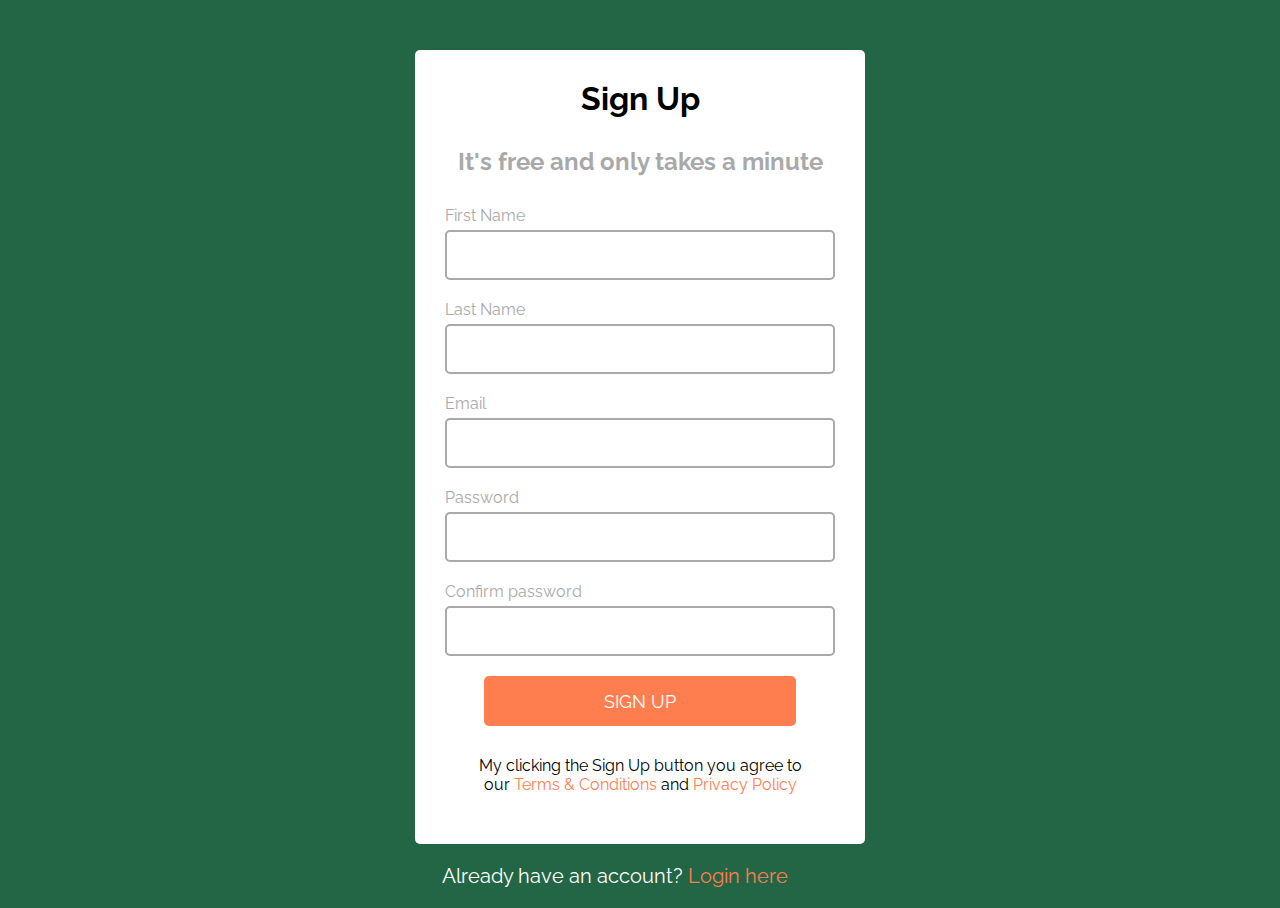
<file: newsletter/index.html>
<!DOCTYPE html>
<html lang="en">
  <head>
    <title>Document</title>
    <link rel="preconnect" href="https://fonts.googleapis.com" />
    <link rel="preconnect" href="https://fonts.gstatic.com" crossorigin />
    <link
      href="https://fonts.googleapis.com/css2?family=Raleway&display=swap"
      rel="stylesheet"
    />
    <link rel="stylesheet" href="styles.css" />
  </head>
  <body>
    <div class="box">
      <h1>Sign Up</h1>
      <h2>It's free and only takes a minute</h2>
      <form>
        <div class="insert">
          <label for="First Name">First Name</label>
          <input type="text" id="First Name" name="choice" />
        </div>
        <div class="insert">
          <label for="Last Name">Last Name</label>
          <input type="text" id="Last Name" name="choice" />
        </div>
        <div class="insert">
          <label for="Email">Email</label>
          <input type="email" id="Email" name="choice" />
        </div>
        <div class="insert">
          <label for="Password">Password</label>
          <input type="password" id="Password" name="choice" />
        </div>
        <div class="insert">
          <label for="Confirm password">Confirm password</label>
          <input type="password" id="Confirm password" name="choice" />
        </div>
        <div class="insert">
          <button type="submit">SIGN UP</button>
        </div>
      </form>
      <p>
        My clicking the Sign Up button you agree to our
        <a href="#">Terms & Conditions</a> and <a href="#">Privacy Policy</a>
      </p>
    </div>
    <p id="bottom">Already have an account? <a href="#">Login here</a></p>
  </body>
</html>
</file>
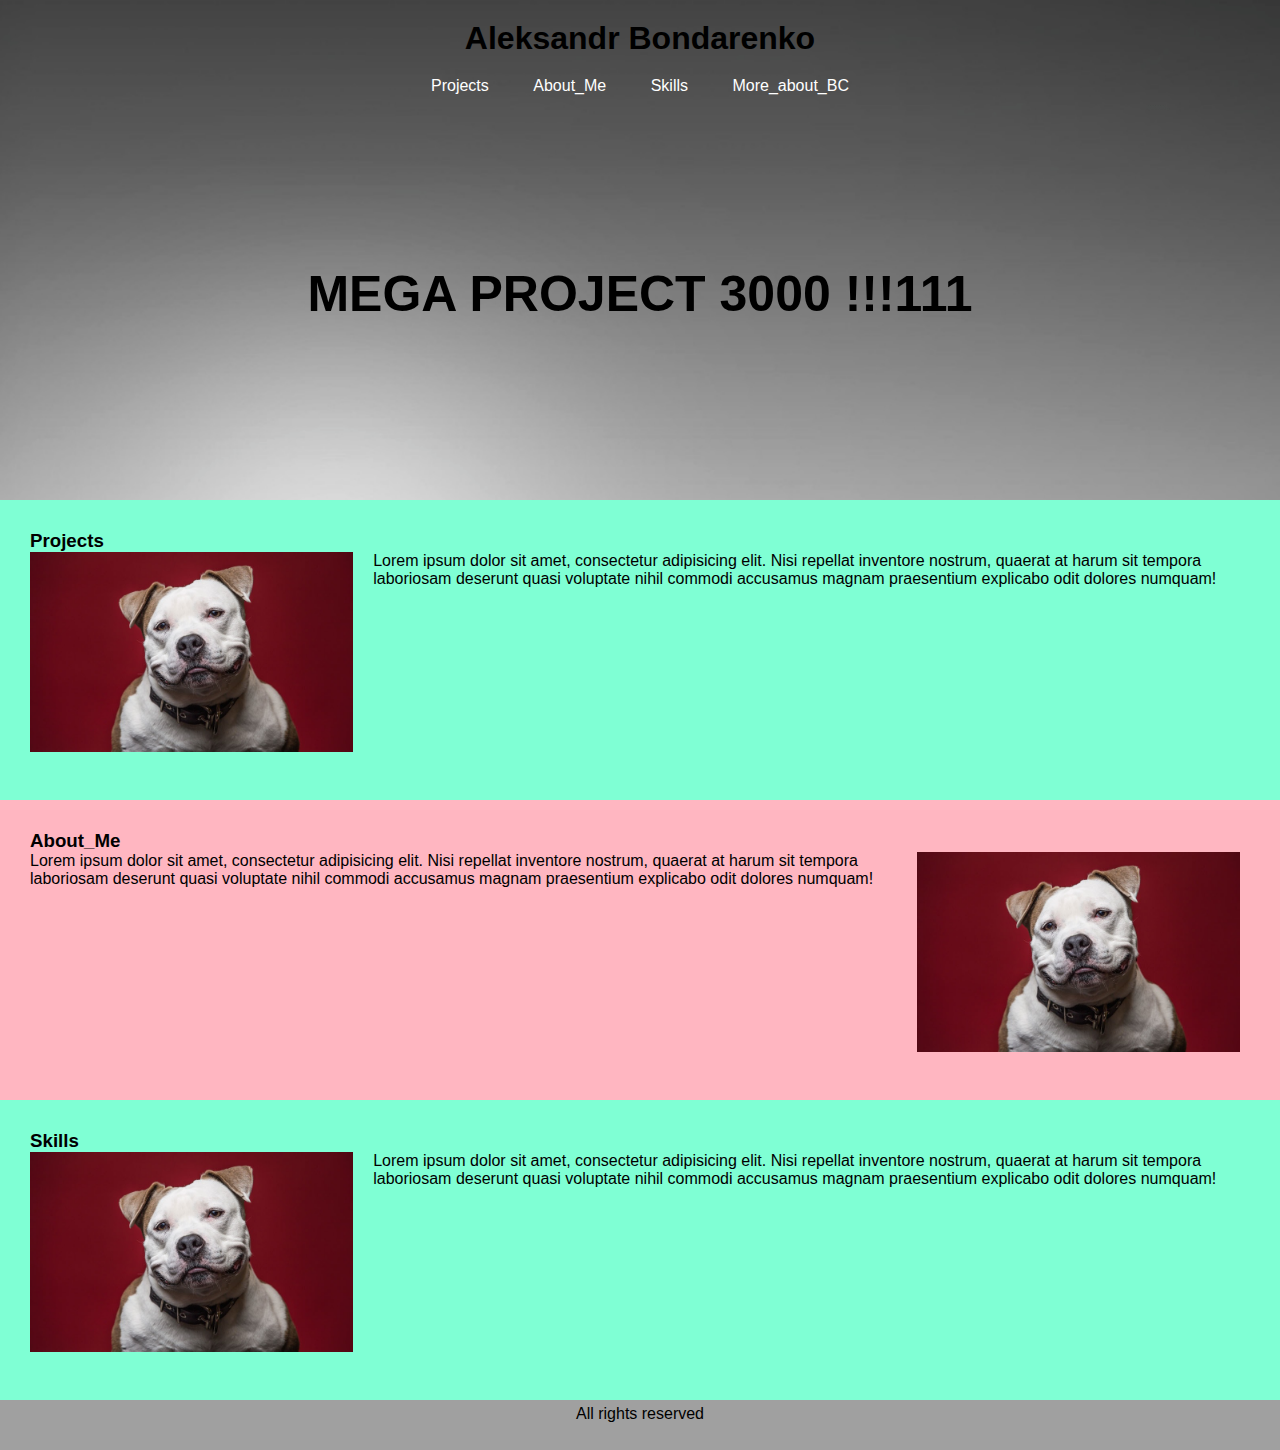
<file: port/index.html>
<!DOCTYPE html>
<html lang="en">
  <head>
    <title>Portfolio</title>
    <link rel="stylesheet" href="styles.css" />
  </head>
  <body>
    <header>
      <section>
        <div class="title">
          <h1>Aleksandr Bondarenko</h1>
        </div>
        <nav>
          <ul>
            <li><a href="#">Projects</a></li>
            <li><a href="#">About_Me</a></li>
            <li><a href="#">Skills</a></li>
            <li><a href="#">More_about_BC</a></li>
          </ul>
        </nav>
        <h2>MEGA PROJECT 3000 !!!111</h2>
      </section>
    </header>
    <main>
      <!-- <section></section> -->
      <div class="projects">
        <h3>Projects</h3>
        <div class="txt txt1">
          <div class="pic pic1">
            <img src="pic1.jpeg" alt="pic1" />
          </div>
          <p>
            Lorem ipsum dolor sit amet, consectetur adipisicing elit. Nisi
            repellat inventore nostrum, quaerat at harum sit tempora laboriosam
            deserunt quasi voluptate nihil commodi accusamus magnam praesentium
            explicabo odit dolores numquam!
          </p>
        </div>
      </div>
      <div class="about_me">
        <h3>About_Me</h3>
        <div class="txt txt2">
          <div class="pic pic2">
            <img src="pic2.jpeg" alt="pic2" />
          </div>
          <p>
            Lorem ipsum dolor sit amet, consectetur adipisicing elit. Nisi
            repellat inventore nostrum, quaerat at harum sit tempora laboriosam
            deserunt quasi voluptate nihil commodi accusamus magnam praesentium
            explicabo odit dolores numquam!
          </p>
        </div>
      </div>
      <div class="skills">
        <h3>Skills</h3>
        <div class="txt txt3">
          <div class="pic pic3">
            <img src="pic3.jpeg" alt="pic3" />
          </div>
          <p>
            Lorem ipsum dolor sit amet, consectetur adipisicing elit. Nisi
            repellat inventore nostrum, quaerat at harum sit tempora laboriosam
            deserunt quasi voluptate nihil commodi accusamus magnam praesentium
            explicabo odit dolores numquam!
          </p>
        </div>
      </div>
    </main>
    <footer>
      <p>All rights reserved</p>
    </footer>
  </body>
</html>
</file>
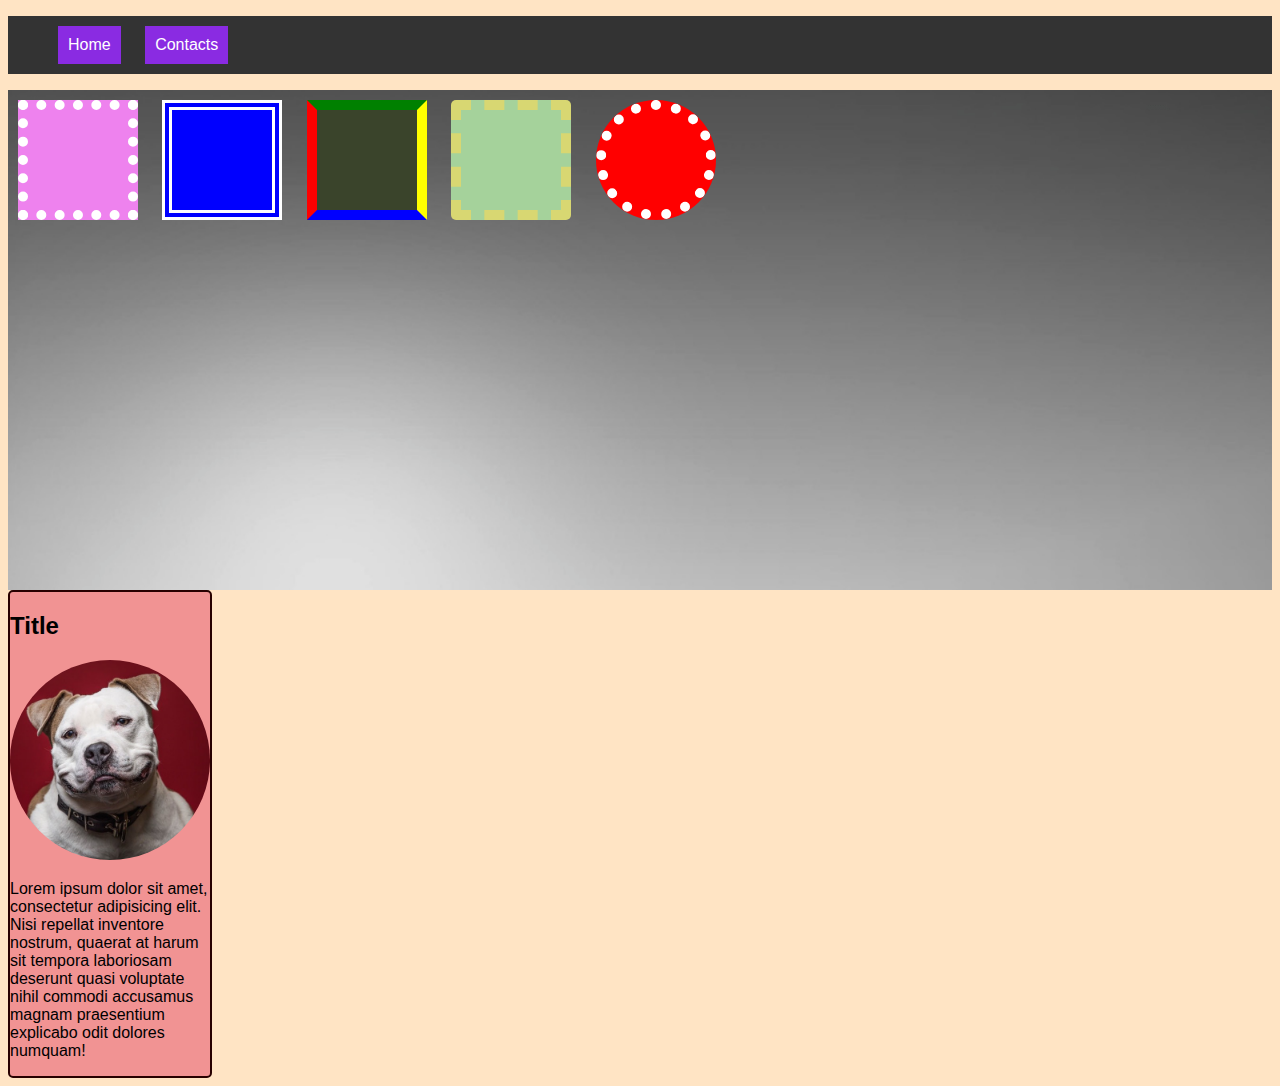
<file: task_3/index.html>
<!DOCTYPE html>
<html lang="en">
  <head>
    <title>task_3</title>
    <link rel="stylesheet" href="style.css" />
  </head>
  <body>
    <header>
      <nav>
        <ul>
          <li><a href="#">Home</a></li>
          <li><a href="#">Contacts</a></li>
        </ul>
      </nav>
    </header>
    <main>
      <section>
        <div class="box box1"></div>
        <div class="box box2"></div>
        <div class="box box3"></div>
        <div class="box box4"></div>
        <div class="box box5"></div>
      </section>
      <!-- specify different areas -->
      <div class="container">
        <h2>Title</h2>
        <img src="pitbull.jpeg" alt="dog" />
        <p>
          Lorem ipsum dolor sit amet, consectetur adipisicing elit. Nisi
          repellat inventore nostrum, quaerat at harum sit tempora laboriosam
          deserunt quasi voluptate nihil commodi accusamus magnam praesentium
          explicabo odit dolores numquam!
        </p>
      </div>
    </main>
  </body>
</html>
</file>
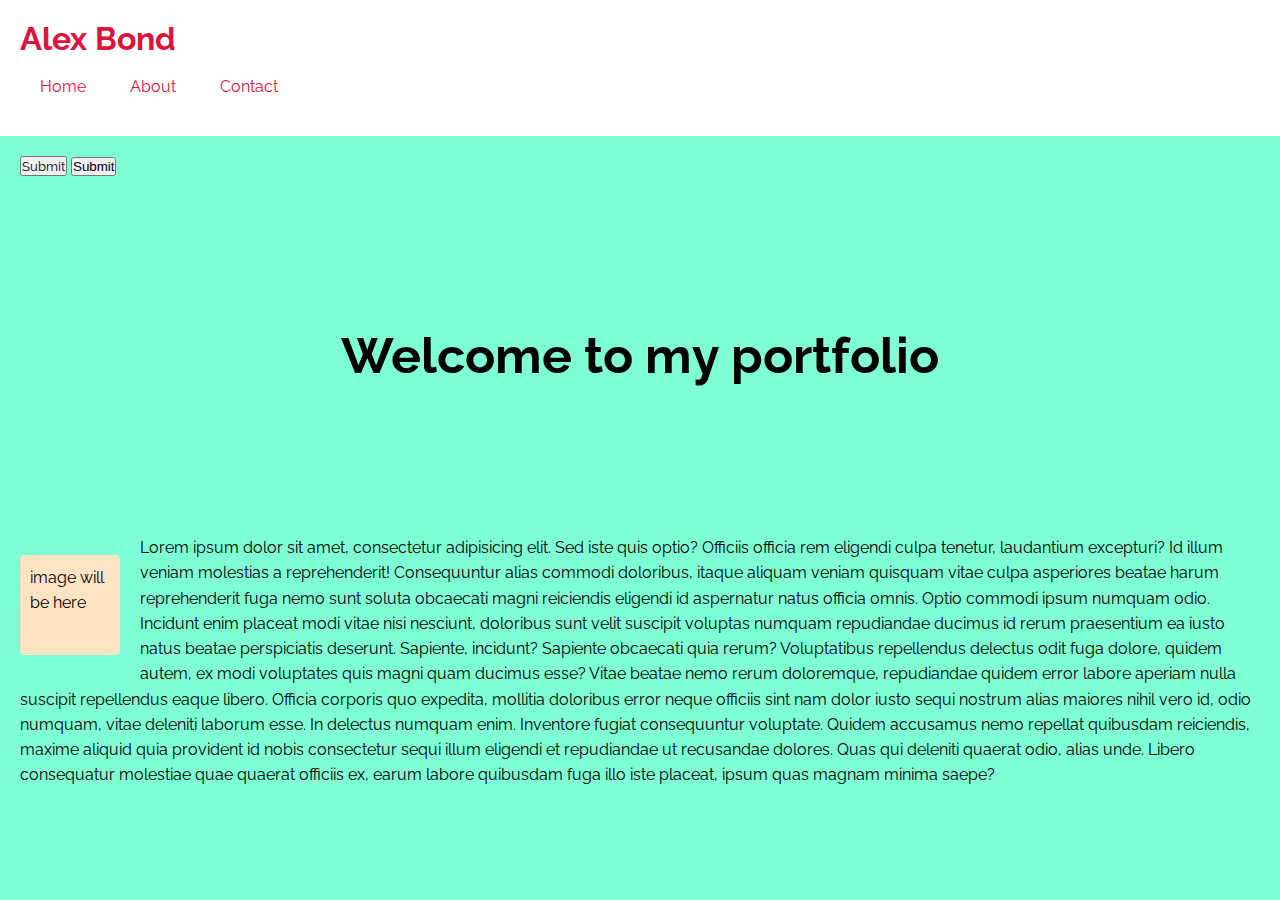
<file: task_4/index.html>
<!DOCTYPE html>
<html lang="en">
  <head>
    <title>task_4</title>
    <link rel="preconnect" href="https://fonts.googleapis.com" />
    <link rel="preconnect" href="https://fonts.gstatic.com" crossorigin />
    <link
      href="https://fonts.googleapis.com/css2?family=Open+Sans:wght@400;700&family=Raleway:wght@200&display=swap"
      rel="stylesheet"
    />
    <link rel="stylesheet" href="styles.css" />
  </head>
  <body>
    <header>
      <div id="logo">
        <h1>Alex Bond</h1>
      </div>
      <nav>
        <ul>
          <li><a href="#">Home</a></li>
          <li><a href="#">About</a></li>
          <li><a href="#">Contact</a></li>
        </ul>
      </nav>
    </header>
    <main>
      <input type="submit" />
      <button>Submit</button>

      <!-- <form>
        <label for="yes">yes</label>
        <input type="radio" id="yes" name="choice" />
        <label for="no">no</label>
        <input type="radio" id="no" name="choice" />
        <label for="maybe">maybe</label>
        <input type="radio" id="maybe" name="choice" />
      </form>
      <form>
        <label for="cheese">cheese</label>
        <input type="checkbox" id="cheese" name="choice" />
        <label for="ham">ham</label>
        <input type="checkbox" id="ham" name="choice" />
        <label for="pineapple">pineapple</label>
        <input type="checkbox" id="pineapple" name="choice" />
      </form>
      <select>
        <option value="">ham</option>
        <option value="">cheese</option>
        <option value="">pineapple</option>
      </select>
      <textarea name="" id="" cols="30" rows="10"></textarea> -->
      <h2>Welcome to my portfolio</h2>
      <div class="box">
        <p>image will be here</p>
      </div>
      <!-- <input type="text" />
      <input type="button" value="submit" />
      <input type="checkbox" />
      <input type="color" />
      <input type="date" />
      <input type="email" />
      <input type="file" />
      <input type="number" />
      <input type="password" />
      <input type="radio" />
      <input type="range" />
      <input type="reset" />
      <input type="search" />
      <input type="submit" />
      <input type="tel" />
      <input type="time" />
      <input type="url" />
      <input type="month" />
      <input type="week" /> -->
      <p>
        Lorem ipsum dolor sit amet, consectetur adipisicing elit. Sed iste quis
        optio? Officiis officia rem eligendi culpa tenetur, laudantium
        excepturi? Id illum veniam molestias a reprehenderit! Consequuntur alias
        commodi doloribus, itaque aliquam veniam quisquam vitae culpa asperiores
        beatae harum reprehenderit fuga nemo sunt soluta obcaecati magni
        reiciendis eligendi id aspernatur natus officia omnis. Optio commodi
        ipsum numquam odio. Incidunt enim placeat modi vitae nisi nesciunt,
        doloribus sunt velit suscipit voluptas numquam repudiandae ducimus id
        rerum praesentium ea iusto natus beatae perspiciatis deserunt. Sapiente,
        incidunt? Sapiente obcaecati quia rerum? Voluptatibus repellendus
        delectus odit fuga dolore, quidem autem, ex modi voluptates quis magni
        quam ducimus esse? Vitae beatae nemo rerum doloremque, repudiandae
        quidem error labore aperiam nulla suscipit repellendus eaque libero.
        Officia corporis quo expedita, mollitia doloribus error neque officiis
        sint nam dolor iusto sequi nostrum alias maiores nihil vero id, odio
        numquam, vitae deleniti laborum esse. In delectus numquam enim.
        Inventore fugiat consequuntur voluptate. Quidem accusamus nemo repellat
        quibusdam reiciendis, maxime aliquid quia provident id nobis consectetur
        sequi illum eligendi et repudiandae ut recusandae dolores. Quas qui
        deleniti quaerat odio, alias unde. Libero consequatur molestiae quae
        quaerat officiis ex, earum labore quibusdam fuga illo iste placeat,
        ipsum quas magnam minima saepe?
      </p>
    </main>
  </body>
</html>
</file>
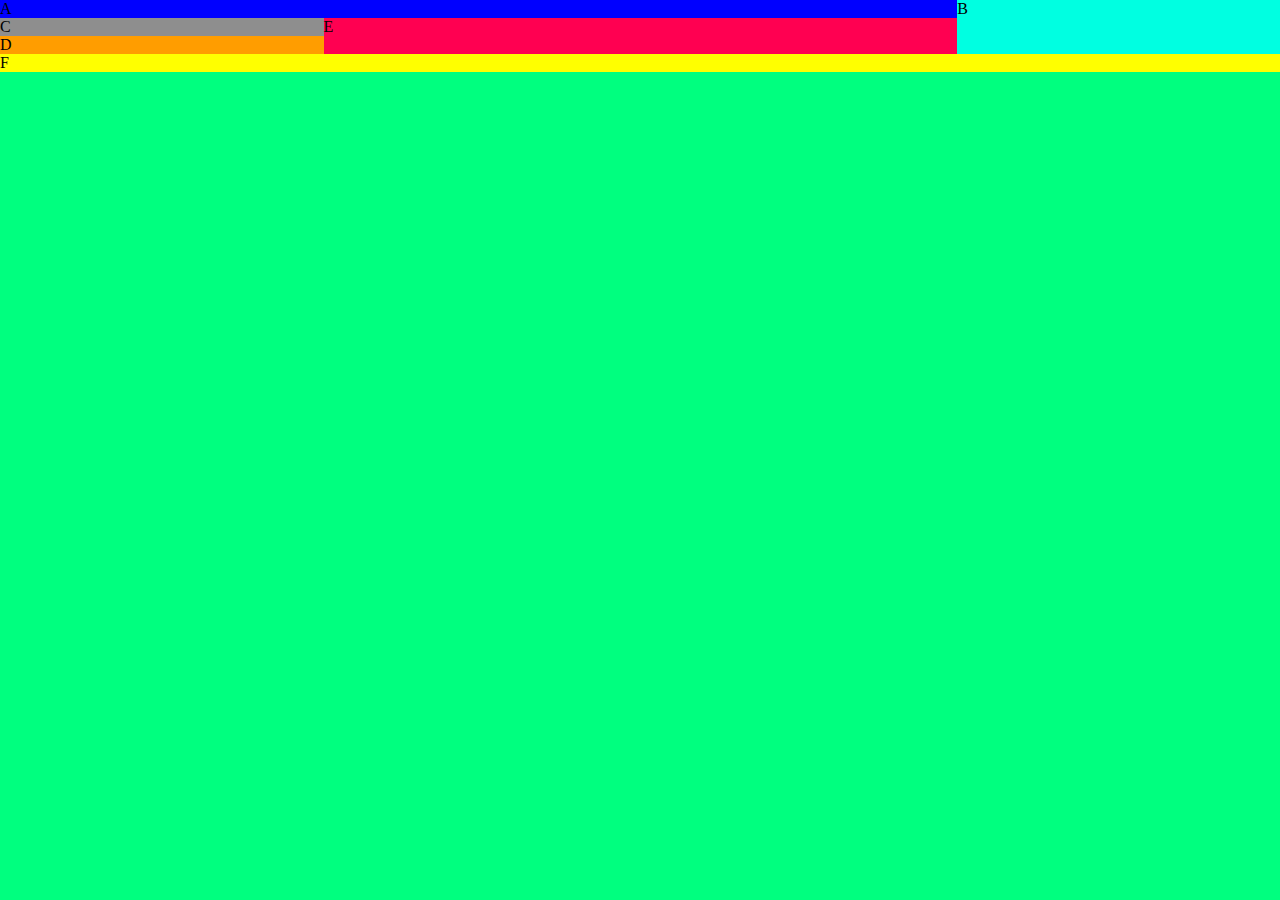
<file: week_6/index.html>
<!DOCTYPE html>
<html lang="en">
  <head>
    <meta charset="UTF-8" />
    <meta http-equiv="X-UA-Compatible" content="IE=edge" />
    <meta name="viewport" content="width=device-width, initial-scale=1.0" />
    <title>Grid</title>
    <link rel="stylesheet" href="style.css" />
  </head>
  <body>
    <!-- <div class="gallery">
      <img
        src="https://www.skincancer.org/wp-content/uploads/Journal-2022-ATE-clock-illlustration.png"
        alt="pic"
      />
      <img
        src="https://www.skincancer.org/wp-content/uploads/Journal-2022-ATE-clock-illlustration.png"
        alt="pic"
      />
      <img
        src="https://www.skincancer.org/wp-content/uploads/Journal-2022-ATE-clock-illlustration.png"
        alt="pic"
      />
      <img
        src="https://www.skincancer.org/wp-content/uploads/Journal-2022-ATE-clock-illlustration.png"
        alt="pic"
      />
      <img
        src="https://www.skincancer.org/wp-content/uploads/Journal-2022-ATE-clock-illlustration.png"
        alt="pic"
      />
      <img
        src="https://www.skincancer.org/wp-content/uploads/Journal-2022-ATE-clock-illlustration.png"
        alt="pic"
      />
      <img
        src="https://www.skincancer.org/wp-content/uploads/Journal-2022-ATE-clock-illlustration.png"
        alt="pic"
      />
      <img
        src="https://www.skincancer.org/wp-content/uploads/Journal-2022-ATE-clock-illlustration.png"
        alt="pic"
      />
      <img
        src="https://www.skincancer.org/wp-content/uploads/Journal-2022-ATE-clock-illlustration.png"
        alt="pic"
      />
    </div> -->
    <div class="onemore">
      <div class="a"><p>A</p></div>
      <div class="b"><p>B</p></div>
      <div class="c"><p>C</p></div>
      <div class="d"><p>D</p></div>
      <div class="e"><p>E</p></div>
      <div class="f"><p>F</p></div>
    </div>
  </body>
</html>
</file>
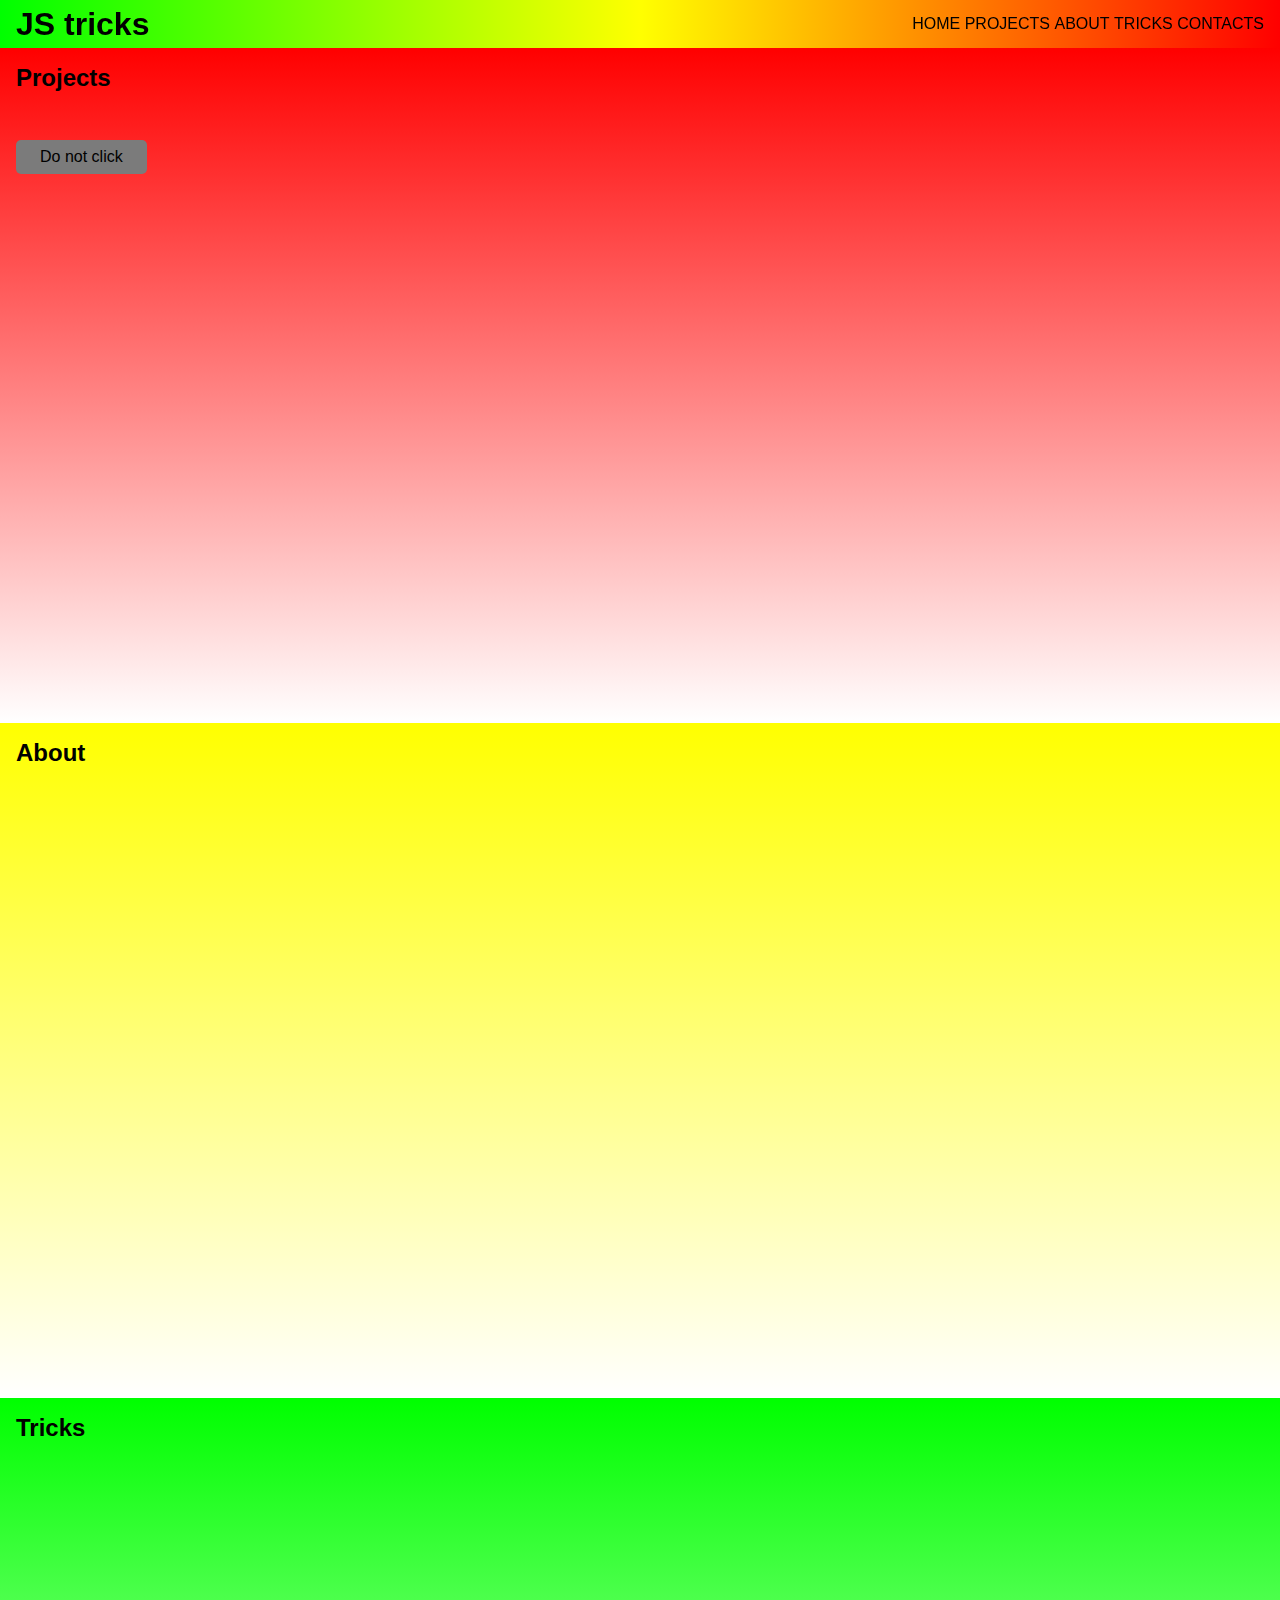
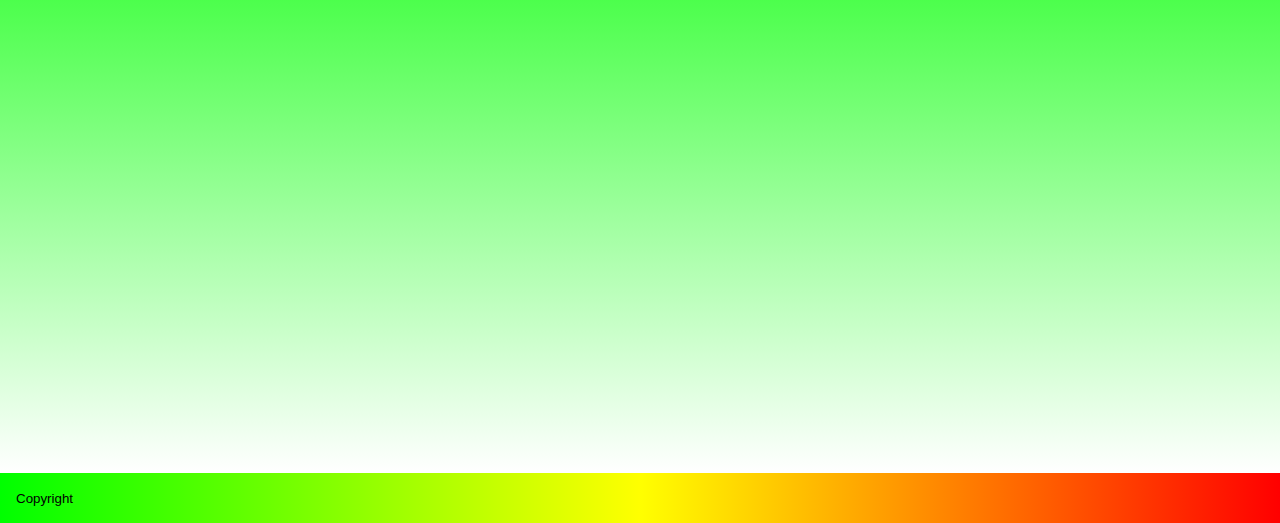
<file: week_6_JS/index.html>
<!DOCTYPE html>
<html lang="en">
  <head>
    <meta charset="UTF-8" />
    <meta http-equiv="X-UA-Compatible" content="IE=edge" />
    <meta name="viewport" content="width=device-width, initial-scale=1.0" />
    <link
      rel="stylesheet"
      href="https://fonts.googleapis.com/css2?family=Material+Symbols+Outlined:opsz,wght,FILL,GRAD@48,400,0,0"
    />
    <link rel="stylesheet" href="style.css" />
    <title>Document</title>
  </head>
  <body>
    <header>
      <div class="logo">
        <h1>JS tricks</h1>
      </div>
      <nav>
        <button class="mobile">
          <span class="material-symbols-outlined"> menu</span>
        </button>
        <ul>
          <li><a href="#">HOME</a></li>
          <li><a href="#projects">PROJECTS</a></li>
          <li><a href="#about">ABOUT</a></li>
          <li><a href="#tricks">TRICKS</a></li>
          <li><a href="#contacts">CONTACTS</a></li>
        </ul>
      </nav>
    </header>
    <main>
      <section id="projects">
        <h2>Projects</h2>
        <button class="btn target">Do not click</button>
      </section>
      <section id="about"><h2>About</h2></section>
      <section id="tricks"><h2>Tricks</h2></section>
      <div class="overlay">
        <div class="modal">
          <h2>Modal</h2>
          <p>
            Lorem ipsum dolor sit amet consectetur adipisicing elit. Eum cumque
            illo consequatur provident maxime at ad facere voluptatem tempore
            repellat?
          </p>
          <p>
            Lorem ipsum dolor sit amet consectetur adipisicing elit. Eum cumque
            illo consequatur provident maxime at ad facere voluptatem tempore
            repellat?
          </p>
          <p>
            Lorem ipsum dolor sit amet consectetur adipisicing elit. Eum cumque
            illo consequatur provident maxime at ad facere voluptatem tempore
            repellat?
          </p>
          <button class="btn close">x</button>
        </div>
      </div>
    </main>

    <footer id="contacts">
      <small>Copyright</small>
      <button id="toTop" class="btn prime">To the top</button>
    </footer>
    <script src="main.js"></script>
  </body>
</html>
</file>
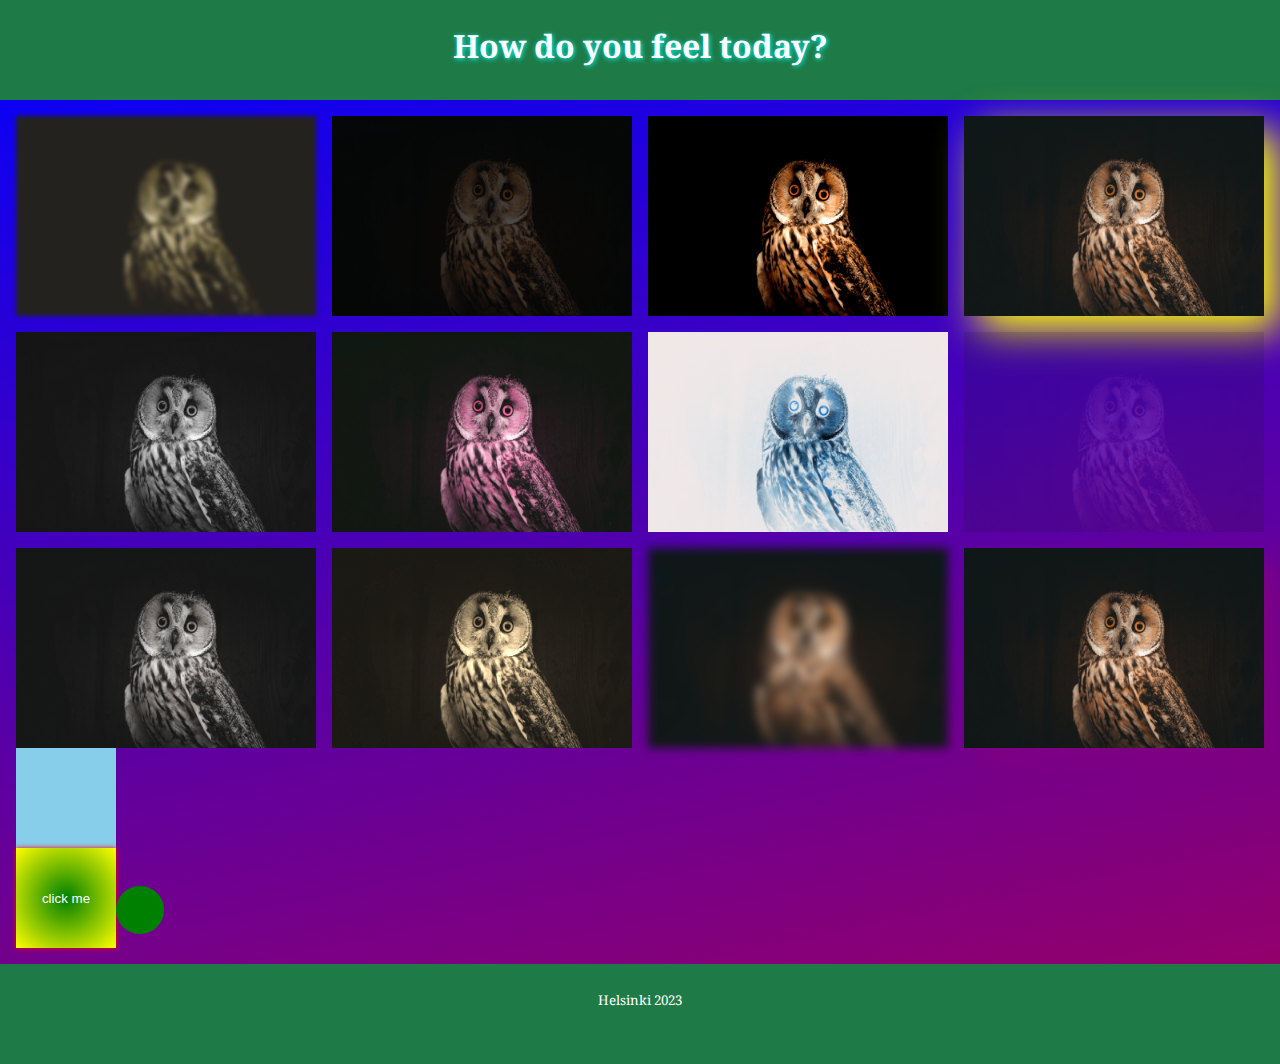
<file: week_7/index.html>
<!DOCTYPE html>
<html lang="en">
  <head>
    <meta charset="UTF-8" />
    <meta http-equiv="X-UA-Compatible" content="IE=edge" />
    <meta name="viewport" content="width=device-width, initial-scale=1.0" />
    <title>task_8</title>
    <link rel="stylesheet" href="style.css" />
  </head>
  <body>
    <header>
      <h1>How do you feel today?</h1>
    </header>
    <main>
      <section>
        <div id="grid">
          <img src="1.jpeg" alt="pic" />
          <img src="1.jpeg" alt="pic" />
          <img src="1.jpeg" alt="pic" />
          <img src="1.jpeg" alt="pic" />
          <img src="1.jpeg" alt="pic" />
          <img src="1.jpeg" alt="pic" />
          <img src="1.jpeg" alt="pic" />
          <img src="1.jpeg" alt="pic" />
          <img src="1.jpeg" alt="pic" />
          <img src="1.jpeg" alt="pic" />
          <img src="1.jpeg" alt="pic" />
          <img src="1.jpeg" alt="pic" />
        </div>
        <div class="box"></div>
        <button>click me</button>
        <span class="loader"></span>
      </section>
    </main>
    <footer><small>Helsinki 2023</small></footer>
  </body>
</html>
</file>
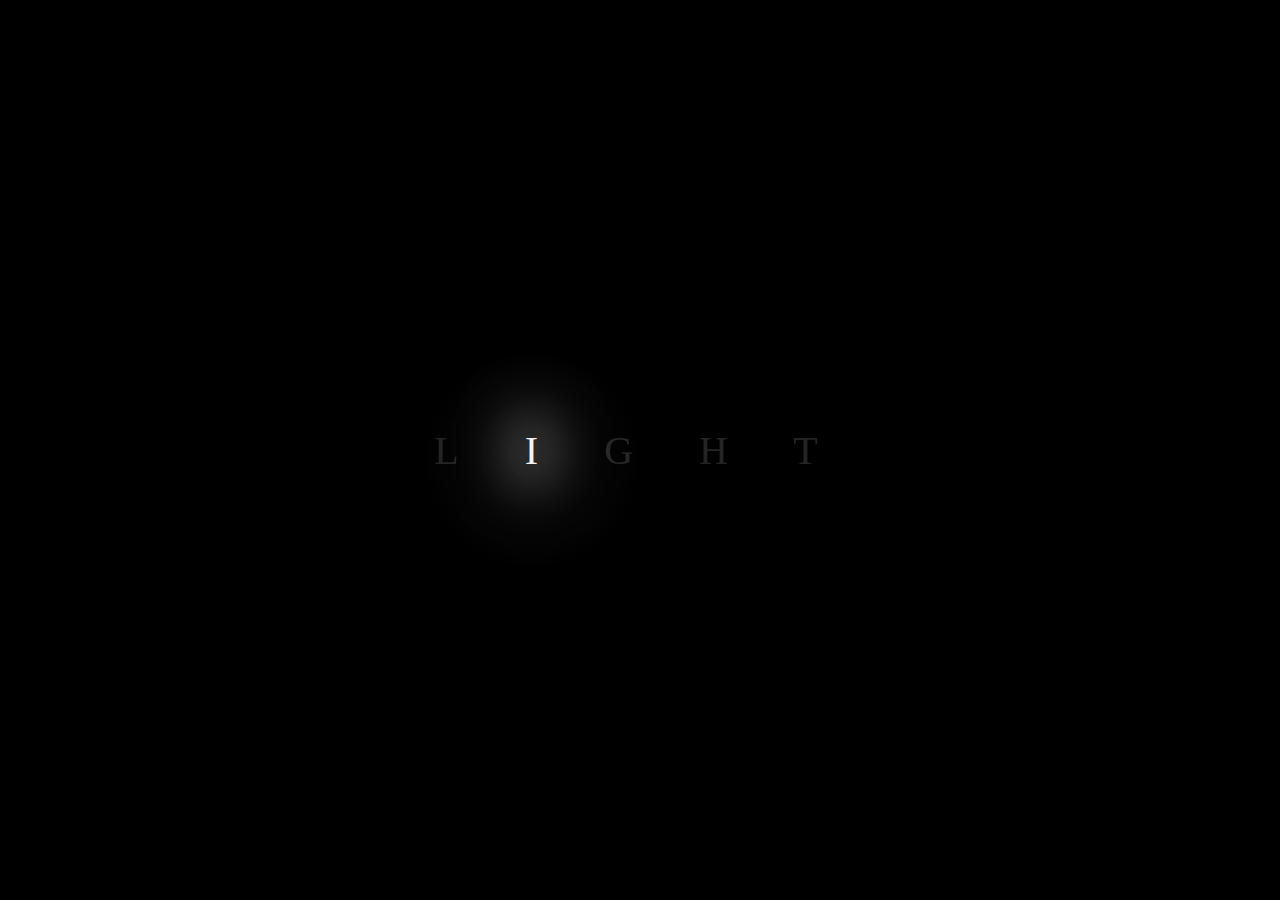
<file: week_8/index.html>
<!DOCTYPE html>
<html lang="en">
  <head>
    <meta charset="UTF-8" />
    <meta http-equiv="X-UA-Compatible" content="IE=edge" />
    <meta name="viewport" content="width=device-width, initial-scale=1.0" />
    <title>Document</title>
    <link rel="stylesheet" href="style.css" />
  </head>
  <body>
    <div>
      <span id="L">L</span>
      <span id="I">I</span>
      <span id="G">G</span>
      <span id="H">H</span>
      <span id="T">T</span>
    </div>
  </body>
</html>
</file>
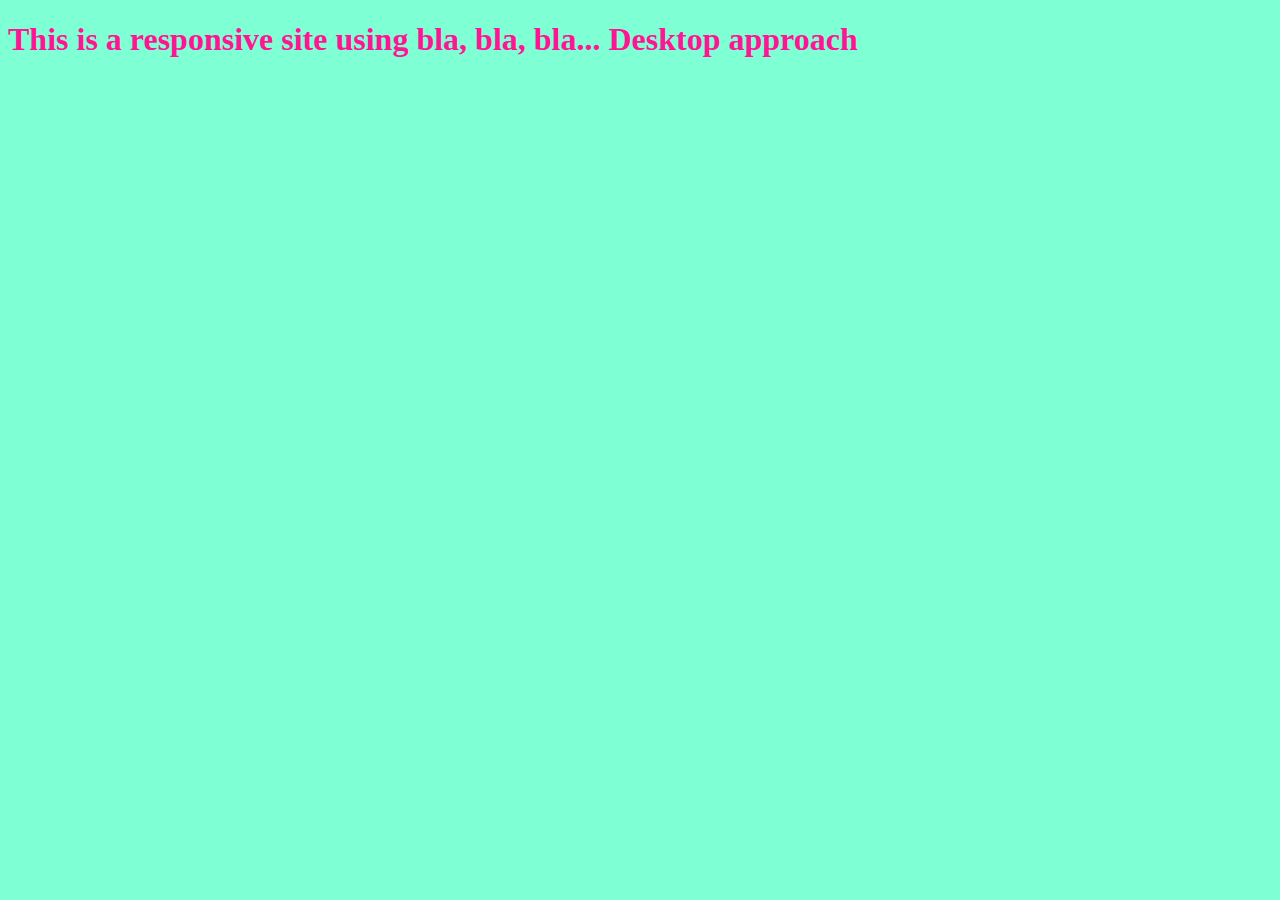
<file: week_4/desktop_first/index.html>
<!DOCTYPE html>
<html lang="en">
  <head>
    <meta charset="UTF-8" />
    <meta http-equiv="X-UA-Compatible" content="IE=edge" />
    <meta name="viewport" content="width=device-width, initial-scale=1.0" />
    <title>Document</title>
    <link rel="stylesheet" href="styles.css" />
  </head>
  <body>
    <h1>This is a responsive site using bla, bla, bla... Desktop approach</h1>
  </body>
</html>
</file>
<file: newsletter/styles.css>
* {
    margin: 0;
    padding: 0;
    box-sizing: border-box;
    font-family: 'Raleway', sans-serif;
}

body {
    background-color:#236646;
    font-family: 'Raleway', sans-serif;
}

.box {
    background-color: white;
    width: 450px;
    margin: auto;
    margin-top: 50px;
    padding: 30px 20px;
    text-align: center;
    border-radius: 5px;
}

.insert {
    display: block;
    padding: 10px;
}

label {
    display: block;
    text-align: left;
    color: #a9a9a9;
}

input {
    display: block;
    text-align: left;
    width: 100%;
    height: 50px;
    margin-top: 5px;
    border-radius: 5px;
    border: 2px solid #a9a9a9;
}

h1 {
    font-weight: bold;
}
h2 {
    margin-top: 30px;
    color: #a9a9a9;
}

p {
    margin: 20px 40px;
    text-align: center;
}

a {
    color: #fe7e50;
    text-decoration: none;
}

#bottom {
    font-size: 20px;
    padding-right: 50px;
    color: white;
} 

form {
    margin-top: 20px;
}

button {
    width: 80%;
    height: 50px;
    color: white;
    background-color: #fe7e50;
    border: none;
    border-radius: 5px;
    font-size: 18px;
}
</file>
<file: port/styles.css>
* {
    margin: 0;
    padding: 0;
    box-sizing: border-box;
    /* size of all elements no more than set size */
}
body {
    background-color: rgb(160, 160, 160);
    font-family: Arial, Helvetica, sans-serif;
}

header {
    background-color: #333;
    text-align: center;
}

nav ul li {
    display: inline-block;
    /* background-color: blueviolet; */
    padding: 10px;
    margin: 10px;
}

a {
    color: white;
    text-decoration: none;
}

.title {
    padding-top: 20px;
    
}

.pic {
    /* display: block; */
    height: 200px;
}

img {
    
    height: 100%;
   
}

h2 {
    font-size: 50px;
    padding: 150px 0;

}


.txt {
    display: block;
    height: 200px;
}
.pic1,.pic3,.txt2 {
    float: left;
    padding-right: 20px;
}

.pic2,.txt1,.txt3 {
    float: right;
}

.projects,.skills {
    background-color: aquamarine;
    height: 300px;
    padding-left: 30px;
    padding-right: 20px;
    padding-top: 30px;
    padding-bottom: 50px;
}
.about_me{
    background-color: lightpink;
    height: 300px;
    padding-left: 30px;
    padding-right: 20px;
    padding-top: 30px;
    padding-bottom: 50px;
}

section {
    height: 500px;
    background-image: url(bg.png);
    background-repeat: none;
    background-attachment: fixed; 
    /* "lock background while scroll" */
    background-position: center center;
    background-size: cover;
    background: url(bg.png) #333 no-repeat fixed center center/cover;
}

footer{
    display: block;
    background-color: rgb(160, 160, 160);
    height: 50px;
    margin-top: 0;
    padding-top: 5px;
    border-top: 0;
    text-align: center;

}

/* .box {
    display: inline-block;
    height: 100px;
    width: 100px;
    background-color: aqua;
    margin: 10px;
}
.box1 {
    background-color: violet;
    border: 10px dotted white;
}
.box2 {
    background-color: blue;
    border: 10px double white;
}
.box3 {
    background-color: rgb(58, 68, 43);
    border-top: 10px solid green;
    border-bottom: 10px solid blue;
    border-left: 10px solid red;
    border-right: 10px solid yellow;
}
.box4 {
    background-color: rgb(165, 210, 155);
    border: 10px dashed rgb(216, 215, 114);
    border-radius: 5px;
}
.box5 {
    background-color: red;
    border: 10px dotted white;
    border-radius: 50%;
} */
</file>
<file: task_3/style.css>
body {
    background-color: bisque;
    font-family: Arial, Helvetica, sans-serif;
}

header {
    background-color: #333;
}

nav ul li {
    display: inline-block;
    background-color: blueviolet;
    padding: 10px;
    margin: 10px;
}

a {
    color: white;
    text-decoration: none;
}

.container {
    width: 200px;
    background-color: rgb(241, 147, 147);
    border-radius: 5px;
    border: 2px solid rgb(40, 0, 0);
}

img {
    width: 100%;
    border-radius: 50%;
   
}

section {
    height: 500px;
    /* background-image: url(bg.png);
    background-repeat: none;
    background-attachment: fixed; "lock background while scroll"
    background-position: center center;
    background-size: cover; */
    background: url(bg.png) #333 no-repeat fixed center center/cover;
}

.box {
    display: inline-block;
    height: 100px;
    width: 100px;
    background-color: aqua;
    margin: 10px;
}
.box1 {
    background-color: violet;
    border: 10px dotted white;
}
.box2 {
    background-color: blue;
    border: 10px double white;
}
.box3 {
    background-color: rgb(58, 68, 43);
    border-top: 10px solid green;
    border-bottom: 10px solid blue;
    border-left: 10px solid red;
    border-right: 10px solid yellow;
}
.box4 {
    background-color: rgb(165, 210, 155);
    border: 10px dashed rgb(216, 215, 114);
    border-radius: 5px;
}
.box5 {
    background-color: red;
    border: 10px dotted white;
    border-radius: 50%;
}
</file>
<file: week_6/style.css>
* {
    margin: 0;
    padding: 0;
    box-sizing: border-box;
}

body {
    background-color: springgreen;
}

.gallery {
    display: grid;
    /* grid-template-columns: 25% 25% 25% 25%; */
    /* grid-template-columns: repeat(3, 1fr); */
    grid-template-columns: 1fr 2fr 3fr;
    grid-template-rows: 200px 400px;
    gap: 0.5rem;
    margin: 3rem;
    justify-items: center;
    align-items: center;
}

img{
    width: 100%;
}

/* @media (max-width: 800px){
    .gallery{
        grid-template-columns: 50% 50%;
    }
} */

.onemore {
    display: grid;
    grid-template-areas: 
    "something something something b"
    "c e e b"
    "d e e b"
    "f f f f";
}
.a {
    grid-area: something;
    background-color: blue;
}
.b {
    grid-area: b;
    background-color: rgb(0, 255, 225);
}
.c {
    grid-area: c;
    background-color: rgb(142, 142, 142);
}
.d {
    grid-area: d;
    background-color: rgb(255, 157, 0);
}
.e {
    grid-area: e;
    background-color: rgb(255, 0, 81);
}
.f {
    grid-area: f;
    background-color: rgb(255, 255, 0);
}
</file>
<file: week_6_JS/style.css>
*{
    margin: 0;
    padding: 0;
    box-sizing: border-box;
    overscroll-behavior: none;
}
html{
    scroll-behavior: smooth;
}

body{
    Background: linear-gradient(to left, #ff0000, #ffff00, #00ff00);
    font-family: 'Trebuchet MS', 'Lucida Sans Unicode', 'Lucida Grande', 'Lucida Sans', Arial, sans-serif;
}
header{
    display: flex;
    justify-content: space-between;
    align-items: center;
    position: sticky;
    top: 0;
}

.bg{
    background: #ff0000;
    padding: 1rem;
    color: #ffffff;
}
.bg h1{
    font-size: 1rem;
}

.mobile {
    background: none;
    border: none;
    box-shadow: none;
    color: #fff;
    display: none;
}
header{
    height: 3rem;
}
header,
section,
footer{
    padding: 1rem;
}
nav ul li {
    display: inline-block;

}

nav a{
    text-decoration: none;
    color: inherit;
}



section {
    min-height: 75vh;
    scroll-margin-top: 4rem;
}
/* header{
    Background: linear-gradient(to left, #ff0000, #ffff00, #00ff00);
} */
section:first-child
{
    Background: linear-gradient(to bottom, #ff0000, #fff);
}
section:nth-child(2){
    Background: linear-gradient(to bottom, #ffff00, #fff);
}
/* section:last-child{ */
section:nth-child(3){
    Background: linear-gradient(to bottom, #00ff00, #fff);
}
.btn{
    border: none;
    border-radius: 5px;
    box-shadow: none;
    padding: 0.5rem 1.5rem;
    background-color: #7b7b7b;
    font-size: inherit;
    font-family: inherit;
}
#toTop{
    position: fixed;
    bottom: 2rem;
    right: 2rem;
    display: none;
}


.target{
    margin-top: 3rem;
}

/* overlay modal */
.overlay{

    background-color: rgba(51, 51, 51, 0.8);
    position: fixed;
    top: 0;
    left: 0;
    width: 100%;
    height: 100%;
    display: flex;
    justify-content: center;
    align-items: center;
    display: none;
}

.overlay.visible {
    display: flex;
}

.modal{
    background-color: #fff;
    color: crimson;
    height: 25vh;
    width: 25vw;
    border-radius: 5px;
    padding: 2rem;
    position: relative;
}
.modal button{
    position: absolute;
    top: 2rem;
    right: 2rem;
}

/* mobile settings */

@media (max-width: 800px) {
    nav ul{
        display: none;
        transition: all 5s;
    }
    .mobile{
        display: block;
    }
    nav ul.responsive{
        display: block;
        background-color: red;
        color: #fff;
        position: absolute;
        left: 0;
        top: 3rem;
        width: 100%;
        height: fit-content;
        /* height: fit-content; - to make close button connected to modal window */
    }
    ul.responsive li {
        display: block;
        margin: 1rem;
    }
    
}
</file>
<file: week_7/style.css>
@import url('https://fonts.googleapis.com/css2?family=Noto+Serif:ital,wght@1,700&display=swap');

:root{
    --bg-color: grey;
    --bg-color2: #1e7a46;
    --text-color: white;
    --font: 'Noto Serif', serif;
}

*{
    margin: 0;
    padding: 0;
    box-sizing: border-box;

}

/********** GLOBAL SETTINGS **********/

body{
    background-image: linear-gradient( to right bottom, blue, red);
    background-size: 400%;
    color: var(--text-color);
    font-family: var(--font);
    animation: myAnimation 2s infinite;
}

@keyframes myAnimation {
    0% {
        background-position: 0% 50%;
    }
    50% {
        background-position: 100% 50%;
    }
    100% {
        background-position: 0% 50%;
    }
}

header, footer {
    height: 100px;
    background-color: var(--bg-color2);
    text-align: center;
    padding-top: 1.5rem;
}

main{
    margin: 1rem;
    min-height: calc(100vh - 200px);
}

.box{
    background-color: skyblue;
    height: 100px;
    width: 100px;
    transition: all 2s;
    animation-name: boxAnimation;
    animation-duration: 10s;
    
}

.loader {
    width: 48px;
    height: 48px;
    border-radius: 50%;
    position: relative;
    transform:rotate(45deg);
    background: #fff;
  }
  
  .loader::before {
    content: "";
    box-sizing: border-box;
    position: absolute;
    inset: 0px;
    border-radius: 50%;
    border:24px solid green;
    animation: prixClipFix 2s infinite linear;
  }

  @keyframes prixClipFix {
      0%   {clip-path:polygon(50% 50%,0 0,0 0,0 0,0 0,0 0)}
      25%  {clip-path:polygon(50% 50%,0 0,100% 0,100% 0,100% 0,100% 0)}
      50%  {clip-path:polygon(50% 50%,0 0,100% 0,100% 100%,100% 100%,100% 100%)}
      75%  {clip-path:polygon(50% 50%,0 0,100% 0,100% 100%,0 100%,0 100%)}
      100% {clip-path:polygon(50% 50%,0 0,100% 0,100% 100%,0 100%,0 0)}
  }

@keyframes boxAnimation {
    0% {transform: translate(0px, 0px);
    }
    25% {transform: translate(200px, 0px);
        background-color: deeppink;
    }
    50% {transform: translate(200px, 200px);}
    75% {transform: translate(0px, 200px);}
}


.box:hover{
    animation-play-state: paused;
}

/* .box:hover{
    transform: scale(2, 2);
    transform: skew(30deg, 25deg);
    transform: translate(100px, 50%);
    transform: rotate(45deg);
    transform: perspective(100px) rotateY(359deg);
} */

button{
    height: 100px;
    width: 100px;
    box-shadow: 0 0 5px red;
    border: none;
    color: rgb(255, 255, 255);
    background-image: radial-gradient(green, yellow);
}

/* button:hover{
    box-shadow: inset 0 0 5px red;
    color: rgb(255, 145, 0);

} */

h1{
    text-shadow: 1px 1px 5px #00ffff;
}

#grid {
    display: grid;
    grid-template-columns: REPEAT(4, 1fr);
    gap: 1rem;

}

img{
    width: 100%;
}


img:nth-child(1){
    filter: brightness(0.8) contrast(150%) grayscale(10%) hue-rotate(30deg) invert(12%) sepia(50%) blur(2px);
}
img:nth-child(1):hover{
    filter: none;
    transition: all 5s;
}
img:nth-child(2){
    filter: brightness(0.3);
}
img:nth-child(3){
    filter: contrast(150%);
}
img:nth-child(4){
    filter: drop-shadow(15px 15px 20px yellow);
}
img:nth-child(5){
    filter: grayscale(100%);
}

img:nth-child(6){
    filter: hue-rotate(300deg)
}
img:nth-child(7){
    filter: invert(100%);
}
img:nth-child(8){
    filter: opacity(15%);
}
img:nth-child(9){
    filter: saturate(10%);
}
img:nth-child(10){
    filter: sepia(90%);
}
img:nth-child(11){
    filter: blur(5px);
}
img:nth-child(12){
    filter: drop-shadow(15px 15px 15px purple);
}
</file>
<file: week_8/style.css>
:root {
    --white:#f1f1f1
  }
  body {
    margin: 0;
    font-family: Montserrat;
    font-size: 40px;
    color: var(--white);
    letter-spacing: 0.7em;
    background-color: black;
    display: flex;
    justify-content: center;
    align-items: center;
    height: 100vh;
  }
  div > span {
    opacity: 0.15;
  }
  #I {
    opacity: 1;
    animation: flickerI 2s linear  reverse infinite;
  }
  #I::after {
    content: '';
    width: 150%;
    -webkit-box-shadow: -35px 0px 60px 8px rgba(255,255,255,1);
    -moz-box-shadow: -35px 0px 60px 8px rgba(255,255,255,1);
    box-shadow: -35px 0px 60px 8px rgba(255,255,255,1);
  }
  #L, #G {
    animation: flickerLG 2s linear reverse infinite;
    position: relative;
  }
  #L::after, 
  #L::before  {
    content:' ';
    width: 100px;
    height: 100px;
    background: var(--white);
    position: absolute;
    top: -50%;
    left: 100%;
    border-radius: 100%;
    opacity: 0.05;
    filter: blur(10px);
  }
  #L::after {
    width: 200px;
    height: 200px;
    top: -150%;
    left: -5%;
    opacity: 0.1;
    filter: blur(10px);
  }
  #H {
    animation: flickerH 2s linear reverse infinite
  }
  
  #T {
    animation: flickerH 2s linear reverse infinite
  }
  
  @keyframes flickerI {
    0% {
      opacity: 0.4;
    }
    5% {
      opacity: 0.5;
    }
    10% {
      opacity: 0.6;
    }
    15% {
      opacity: 0.85;
    }
    25% {
      opacity: 0.5;
    }
    30% {
      opacity: 1;
    }
    35% {
      opacity: 0.1;
    }
    40% {
      opacity: 0.25;
    }
    45% {
      opacity: 0.5;
    }
    60% {
      opacity: 1;
    }
    70% {
      opacity: 0.85;
    }
    80% {
      opacity: 0.4;
    }
    90% {
      opacity: 0.5;
    }
    100% {
      opacity: 1;
    }
  }
  
  @keyframes flickerLG {
    0% {
      opacity: 0.19;
    }
    5% {
      opacity: 0.2;
    }
    10% {
      opacity: 0.25;
    }
    15% {
      opacity: 0.35;
    }
    25% {
      opacity: 0.2;
    }
    30% {
      opacity: 0.4;
    }
    35% {
      opacity: 0.1;
    }
    40% {
      opacity: 0.25;
    }
    45% {
      opacity: 0.2;
    }
    60% {
      opacity: 0.4;
    }
    70% {
      opacity: 0.35;
    }
    80% {
      opacity: 0.4;
    }
    90% {
      opacity: 0.2;
    }
    100% {
      opacity: 0.4;
    }
  }
  
  @keyframes flickerH {
    0% {
      opacity: 0.15;
    }
    5% {
      opacity: 0.2;
    }
    10% {
      opacity: 0.12;
    }
    15% {
      opacity: 0.2;
    }
    25% {
      opacity: 0.15;
    }
    30% {
      opacity: 0.4;
    }
    35% {
      opacity: 0.05;
    }
    40% {
      opacity: 0.12;
    }
    45% {
      opacity: 0.15;
    }
    60% {
      opacity: 0.3;
    }
    70% {
      opacity: 0.2;
    }
    80% {
      opacity: 0.3;
    }
    90% {
      opacity: 0.18;
    }
    100% {
      opacity: 0.3;
    }
  }
  
  @keyframes flickerT {
    0% {
      opacity: 0.01;
    }
    5% {
      opacity: 0.05;
    }
    10% {
      opacity: 0.03;
    }
    15% {
      opacity: 0.1;
    }
    25% {
      opacity: 0.07;
    }
    30% {
      opacity: 0.1;
    }
    35% {
      opacity: 0.05;
    }
    40% {
      opacity: 0.06;
    }
    45% {
      opacity: 0.1;
    }
    60% {
      opacity: 0.;
    }
    70% {
      opacity: 0.1;
    }
    80% {
      opacity: 0.;
    }
    90% {
      opacity: 0.0;
    }
    100% {
      opacity: 0.1;
    }
  }
</file>
<file: week_4/desktop_first/styles.css>
body{
    background-color: aquamarine;
}

h1 {
    color: deeppink;
}

@media (max-width: 1200px) {
    body{
        background-color: red;
    }
}
@media (max-width: 992px) {
    body{
        background-color: green;
    }
}
@media (max-width: 768px) {
    body{
        background-color: blue;
    }
}
@media (max-width: 576px) {
    body{
        background-color: whitesmoke;
    }
}
</file>
<file: task_4/styles.css>
* {
    margin: 0;
    padding: 0;
    box-sizing: border-box;
    /* size of all elements no more than set size */
}
/* "Universal reset". Affects all elemaents at the page */

body {
    background-color: aquamarine;
    font-family: 'Raleway', sans-serif;
}

input, textarea, select {
    font-family: inherit;
}

header {
    background-color: rgb(255, 255, 255);
    color: crimson;
    padding: 20px;
}

nav ul li {
    display: inline-block;
    padding: 10px;
}


nav ul li a {
    color: crimson;
    text-decoration: none;
    padding: 10px;
    display:block;     
}

main, header, h2 {
    padding: 20px;
}


h2 {
    padding-left: 0;
    font-size: 50px;
    padding: 150px 0;
    text-align: center;
}

p {
    line-height: 1.58;
}

.box {
    background-color: bisque;
    height: 100px;
    width: 100px;
    padding: 10px;
    border-radius: 5px;
    margin: 20px;
    margin-left: 0px;
    float: left;
    /* margin: 10px 20px (2 or 4 digits mean pairs (top or bottom) or sides margin) */
    
}
</file>
